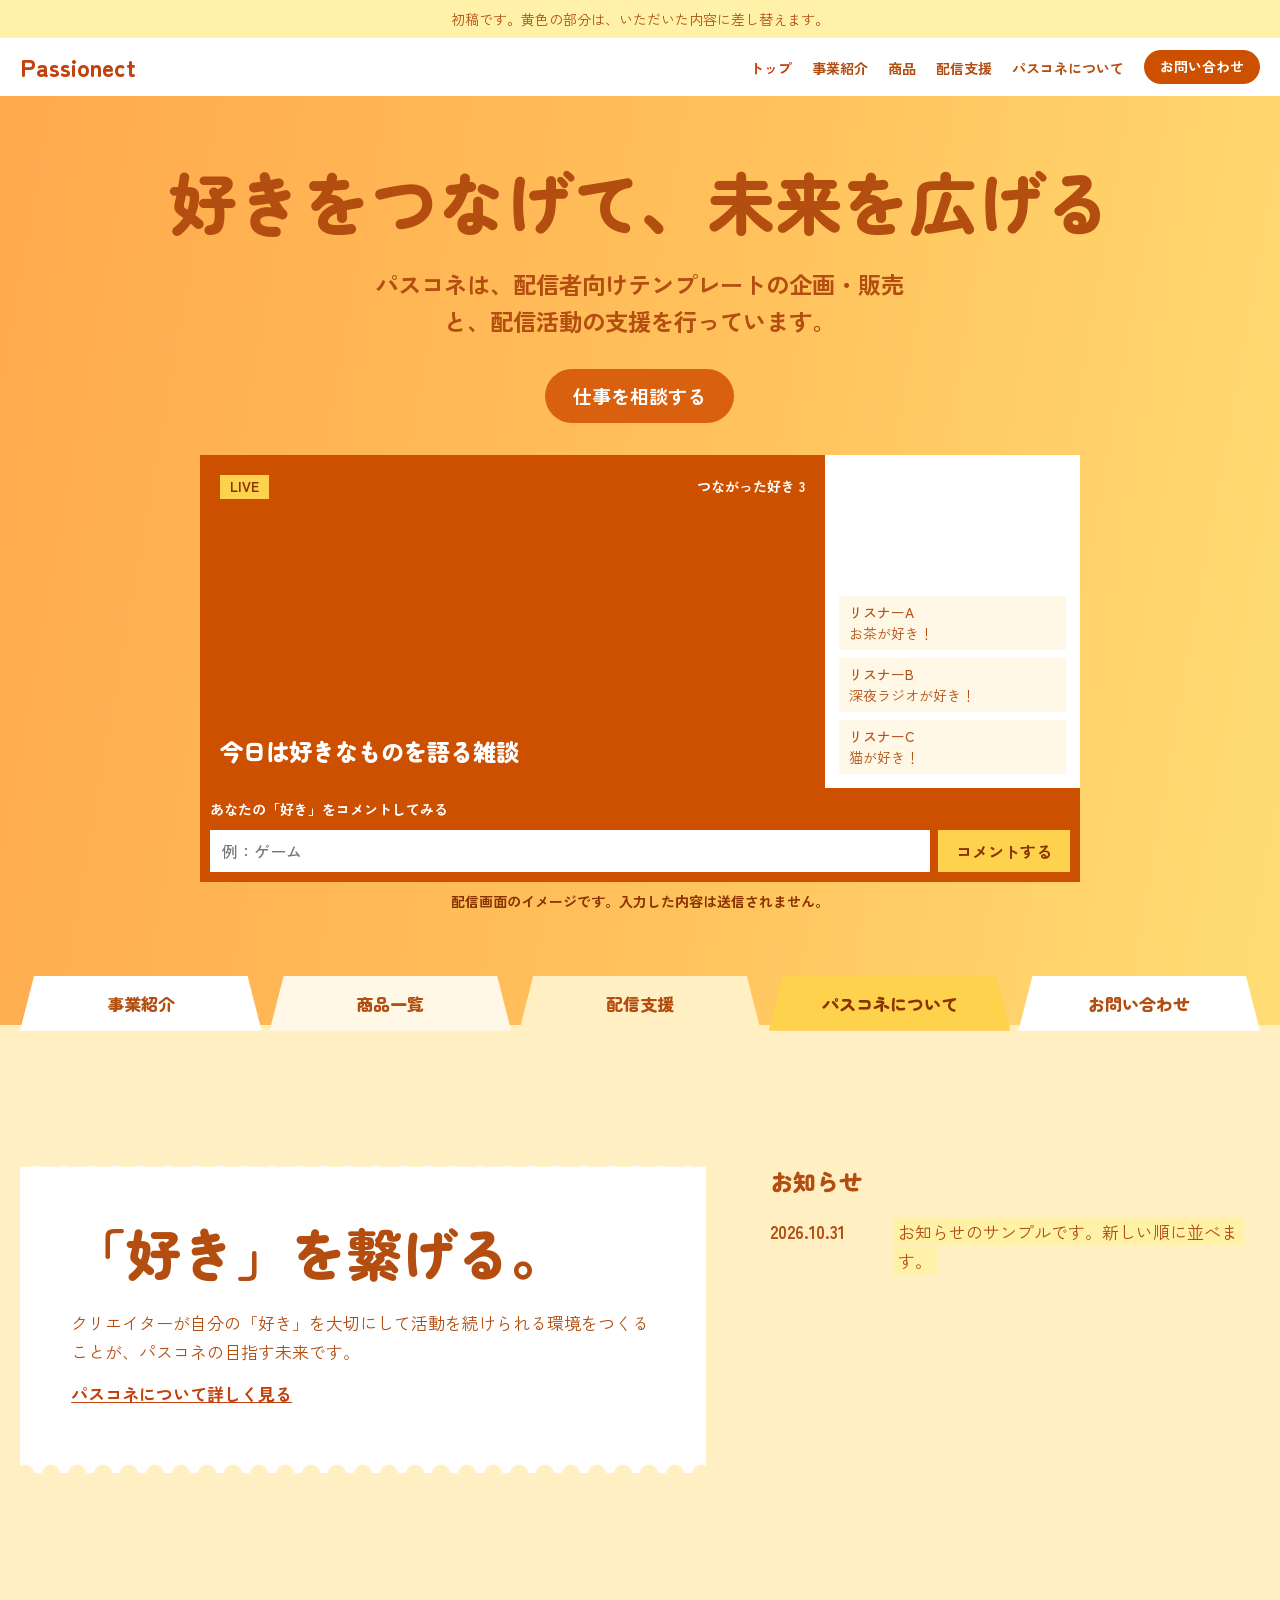
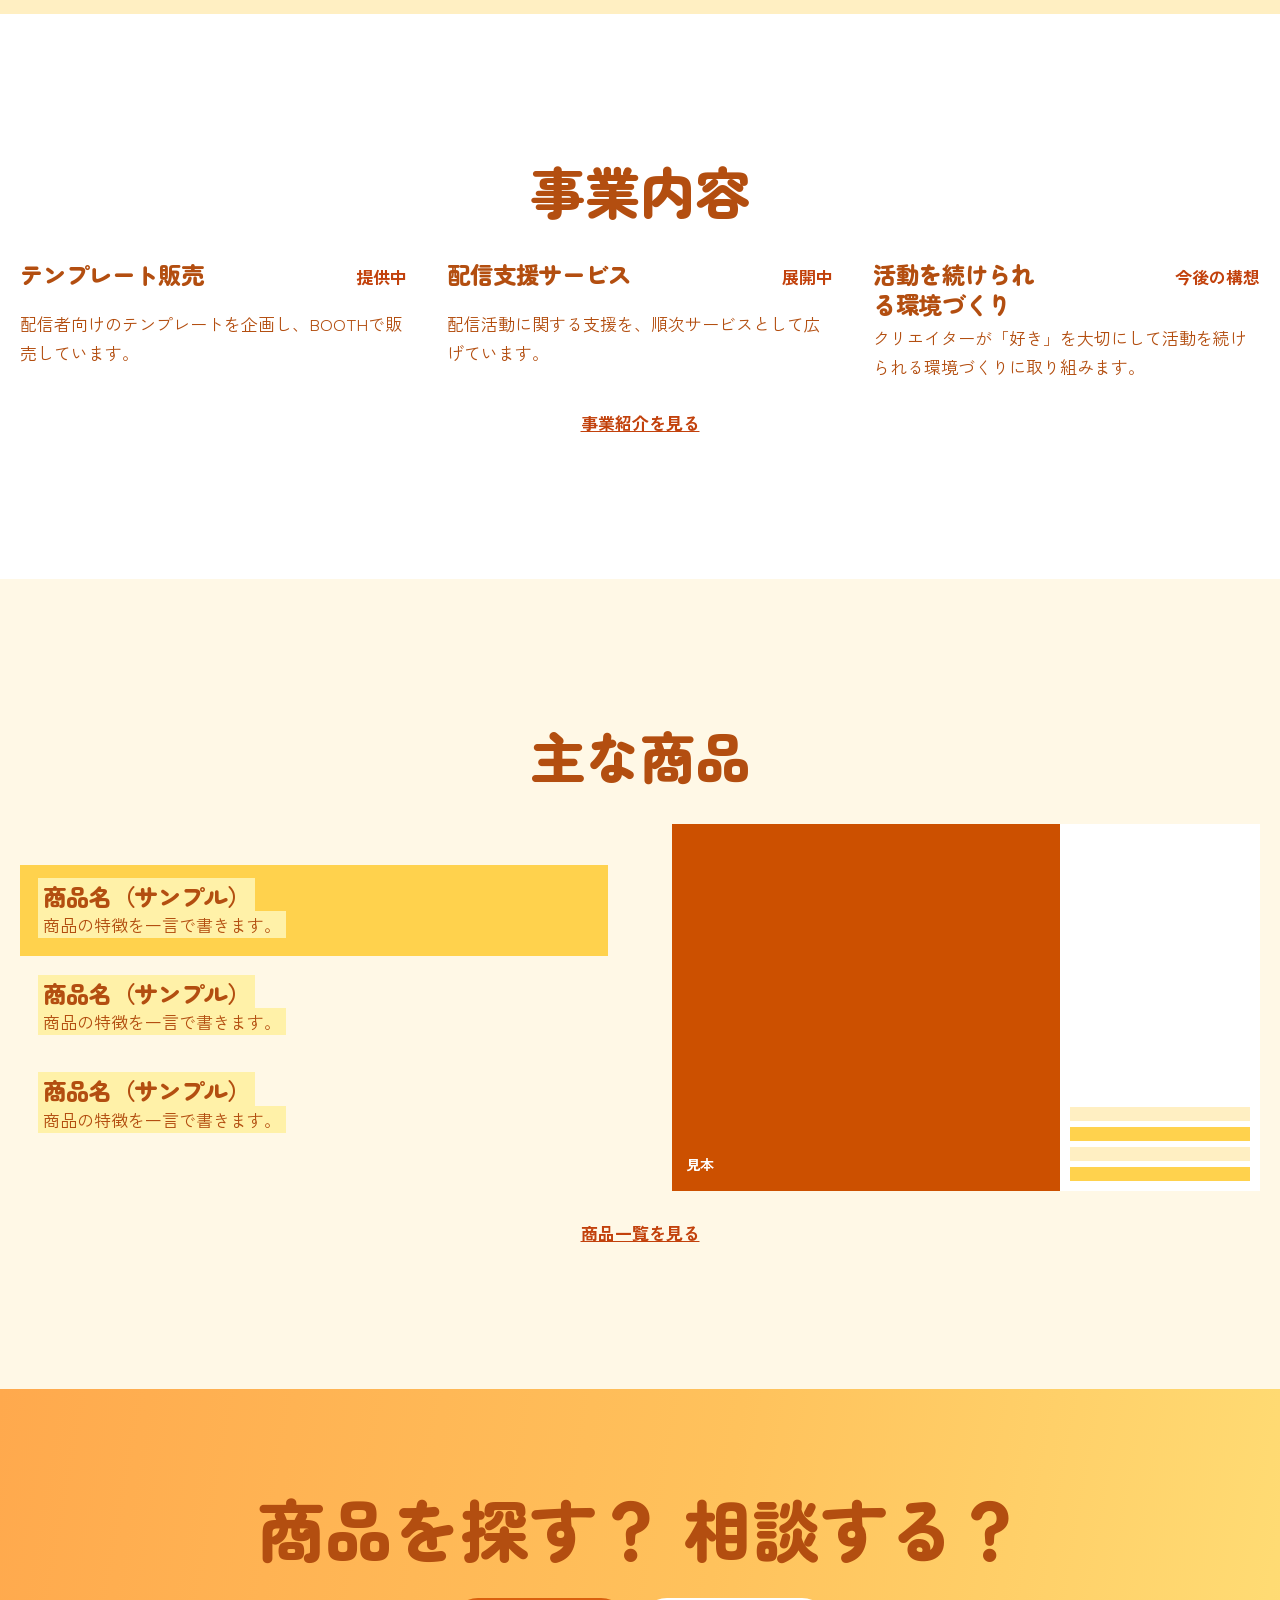
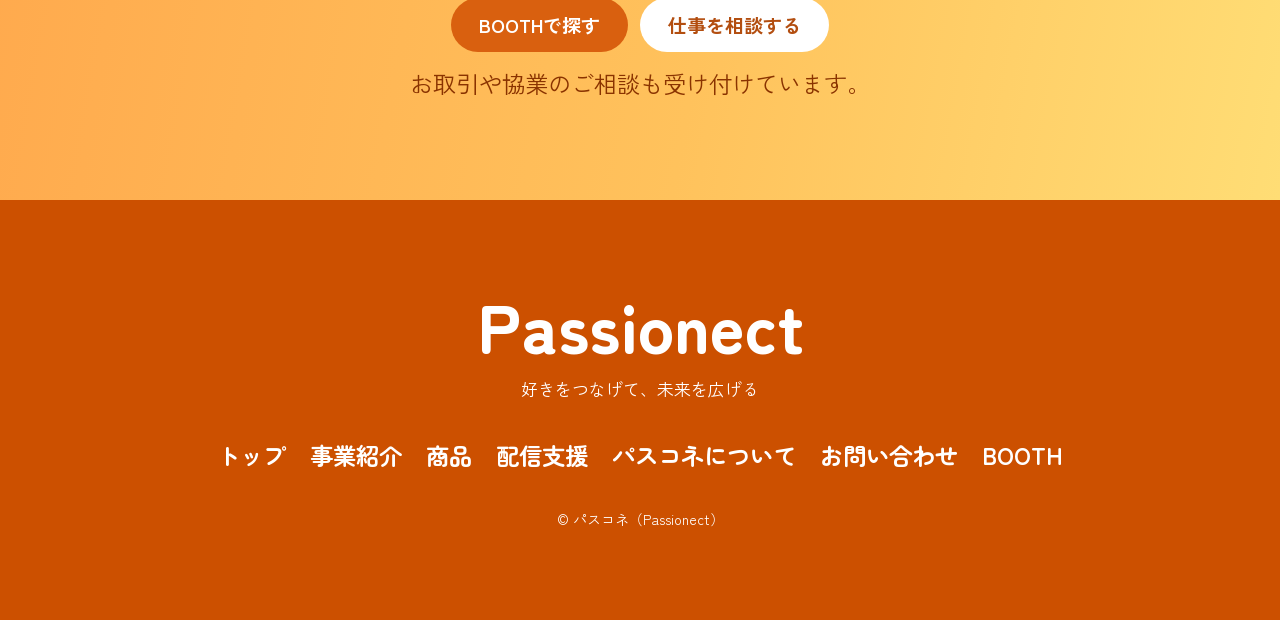
<file: index.html>
<!doctype html>
<html lang="ja">
<head>
<meta charset="utf-8">
<meta name="robots" content="noindex">
<meta name="viewport" content="width=device-width, initial-scale=1, viewport-fit=cover">
<title>パスコネ（Passionect）</title>
<meta name="description" content="好きをつなげて、未来を広げる。パスコネは配信者向けテンプレートの企画・販売と、配信活動の支援を行っています。">
<link rel="preconnect" href="https://fonts.googleapis.com">
<link rel="preconnect" href="https://fonts.gstatic.com" crossorigin>
<link rel="stylesheet" href="https://fonts.googleapis.com/css2?family=Zen+Kaku+Gothic+New:wght@400;500;700&family=Zen+Maru+Gothic:wght@700;900&display=swap">
<link rel="stylesheet" href="assets/site.css">
</head>
<body>
<div id="site-header"></div>

<main>
  <section class="hero">
    <div class="wrap">
      <div class="hero-grid">
        <div>
          <h1><span class="nb">好きをつなげて、</span><span class="nb">未来を広げる</span></h1>
          <p class="lead">パスコネは、配信者向けテンプレートの企画・販売と、配信活動の支援を行っています。</p>
          <a class="btn" href="contact.html">仕事を相談する</a>
        </div>
        <div>
          <div class="stream" data-ui>
            <div class="stream-stage">
              <div class="stream-top">
                <span class="stream-live">LIVE</span>
                <span>つながった好き <span id="stream-count">3</span></span>
              </div>
              <p class="stream-title">今日は好きなものを語る雑談</p>
            </div>
            <ul class="stream-comments" id="stream-comments">
              <li><b>リスナーA</b>お茶が好き！</li>
              <li><b>リスナーB</b>深夜ラジオが好き！</li>
              <li><b>リスナーC</b>猫が好き！</li>
            </ul>
          </div>
          <form class="say" id="say" hidden>
            <label for="say-text">あなたの「好き」をコメントしてみる</label>
            <input id="say-text" type="text" maxlength="16" placeholder="例：ゲーム" autocomplete="off">
            <button type="submit">コメントする</button>
          </form>
          <p class="stream-note">配信画面のイメージです。入力した内容は送信されません。</p>
        </div>
      </div>
      <nav class="tabs" aria-label="ページの切り替え" data-tabs></nav>
    </div>
  </section>

  <section class="band soft">
    <div class="wrap split">
      <div class="sheet">
        <h2 class="creed">「好き」を繋げる。</h2>
        <div class="prose">
          <p>クリエイターが自分の「好き」を大切にして活動を続けられる環境をつくることが、パスコネの目指す未来です。</p>
          <p><a class="link" href="about.html">パスコネについて詳しく見る</a></p>
        </div>
      </div>
      <div class="news">
        <h2>お知らせ</h2>
        <ul data-news></ul>
      </div>
    </div>
  </section>

  <section class="band">
    <div class="wrap">
      <div class="head">
        <h2>事業内容</h2>
      </div>
      <ul class="cards">
        <li class="card">
          <h3>テンプレート販売</h3>
          <span class="status">提供中</span>
          <p>配信者向けのテンプレートを企画し、BOOTHで販売しています。</p>
        </li>
        <li class="card">
          <h3>配信支援サービス</h3>
          <span class="status">展開中</span>
          <p>配信活動に関する支援を、順次サービスとして広げています。</p>
        </li>
        <li class="card">
          <h3>活動を続けられる環境づくり</h3>
          <span class="status">今後の構想</span>
          <p>クリエイターが「好き」を大切にして活動を続けられる環境づくりに取り組みます。</p>
        </li>
      </ul>
      <p class="more"><a class="link" href="business.html">事業紹介を見る</a></p>
    </div>
  </section>

  <section class="band tint">
    <div class="wrap">
      <div class="head">
        <h2>主な商品</h2>
      </div>
      <div class="product-index" data-product-index></div>
      <p class="more"><a class="link" href="products.html">商品一覧を見る</a></p>
    </div>
  </section>

  <section class="cta">
    <div class="wrap">
      <h2><span class="nb">商品を探す？</span> <span class="nb">相談する？</span></h2>
      <div class="actions">
        <a class="btn" data-booth href="https://booth.pm/" target="_blank" rel="noopener">BOOTHで探す</a>
        <a class="btn alt" href="contact.html">仕事を相談する</a>
      </div>
      <p>お取引や協業のご相談も受け付けています。</p>
    </div>
  </section>
</main>

<div id="site-footer"></div>
<script src="assets/site.js"></script>
</body>
</html>
</file>
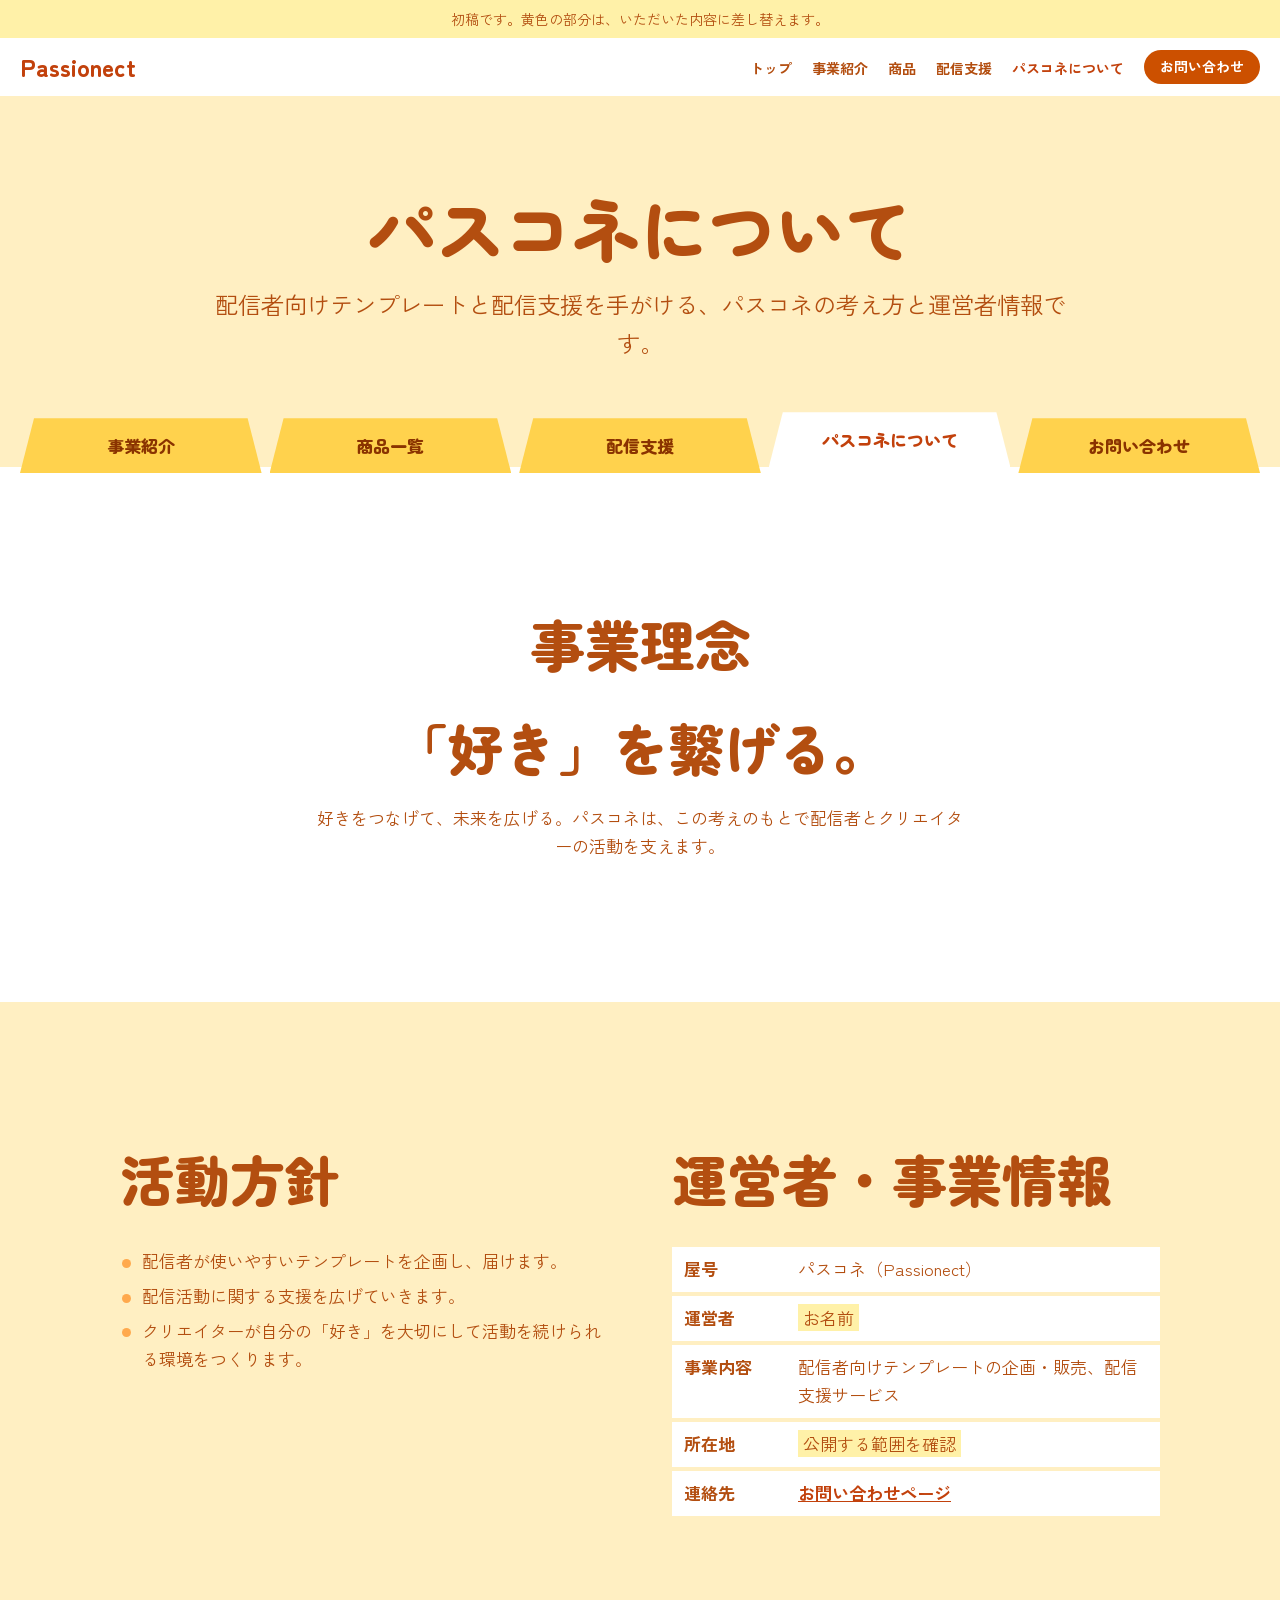
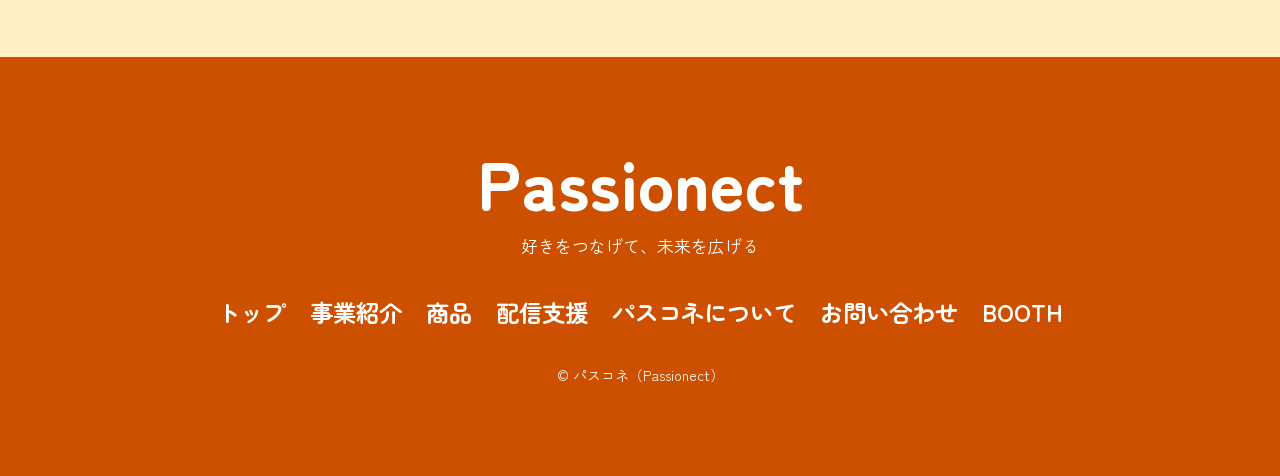
<file: about.html>
<!doctype html>
<html lang="ja">
<head>
<meta charset="utf-8">
<meta name="robots" content="noindex">
<meta name="viewport" content="width=device-width, initial-scale=1, viewport-fit=cover">
<title>パスコネについて | パスコネ（Passionect）</title>
<meta name="description" content="パスコネの事業理念、活動方針、運営者情報をご紹介します。">
<link rel="preconnect" href="https://fonts.googleapis.com">
<link rel="preconnect" href="https://fonts.gstatic.com" crossorigin>
<link rel="stylesheet" href="https://fonts.googleapis.com/css2?family=Zen+Kaku+Gothic+New:wght@400;500;700&family=Zen+Maru+Gothic:wght@700;900&display=swap">
<link rel="stylesheet" href="assets/site.css">
</head>
<body>
<div id="site-header"></div>

<main>
  <div class="page-head">
    <div class="wrap">
      <h1>パスコネについて</h1>
      <p>配信者向けテンプレートと配信支援を手がける、パスコネの考え方と運営者情報です。</p>
    </div>
  </div>

  <section class="band">
    <div class="wrap">
      <div class="head">
        <h2>事業理念</h2>
      </div>
      <p class="creed">「好き」を繋げる。</p>
      <div class="prose space-top">
        <p>好きをつなげて、未来を広げる。パスコネは、この考えのもとで配信者とクリエイターの活動を支えます。</p>
      </div>
    </div>
  </section>

  <section class="band soft">
    <div class="wrap two">
      <div>
        <div class="head">
          <h2>活動方針</h2>
        </div>
        <ul class="bullets">
          <li>配信者が使いやすいテンプレートを企画し、届けます。</li>
          <li>配信活動に関する支援を広げていきます。</li>
          <li>クリエイターが自分の「好き」を大切にして活動を続けられる環境をつくります。</li>
        </ul>
      </div>
      <div>
        <div class="head">
          <h2>運営者・事業情報</h2>
        </div>
        <dl class="facts">
          <div><dt>屋号</dt><dd>パスコネ（Passionect）</dd></div>
          <div><dt>運営者</dt><dd><span class="ph">お名前</span></dd></div>
          <div><dt>事業内容</dt><dd>配信者向けテンプレートの企画・販売、配信支援サービス</dd></div>
          <div><dt>所在地</dt><dd><span class="ph">公開する範囲を確認</span></dd></div>
          <div><dt>連絡先</dt><dd><a class="link" href="contact.html">お問い合わせページ</a></dd></div>
        </dl>
      </div>
    </div>
  </section>
</main>

<div id="site-footer"></div>
<script src="assets/site.js"></script>
</body>
</html>
</file>
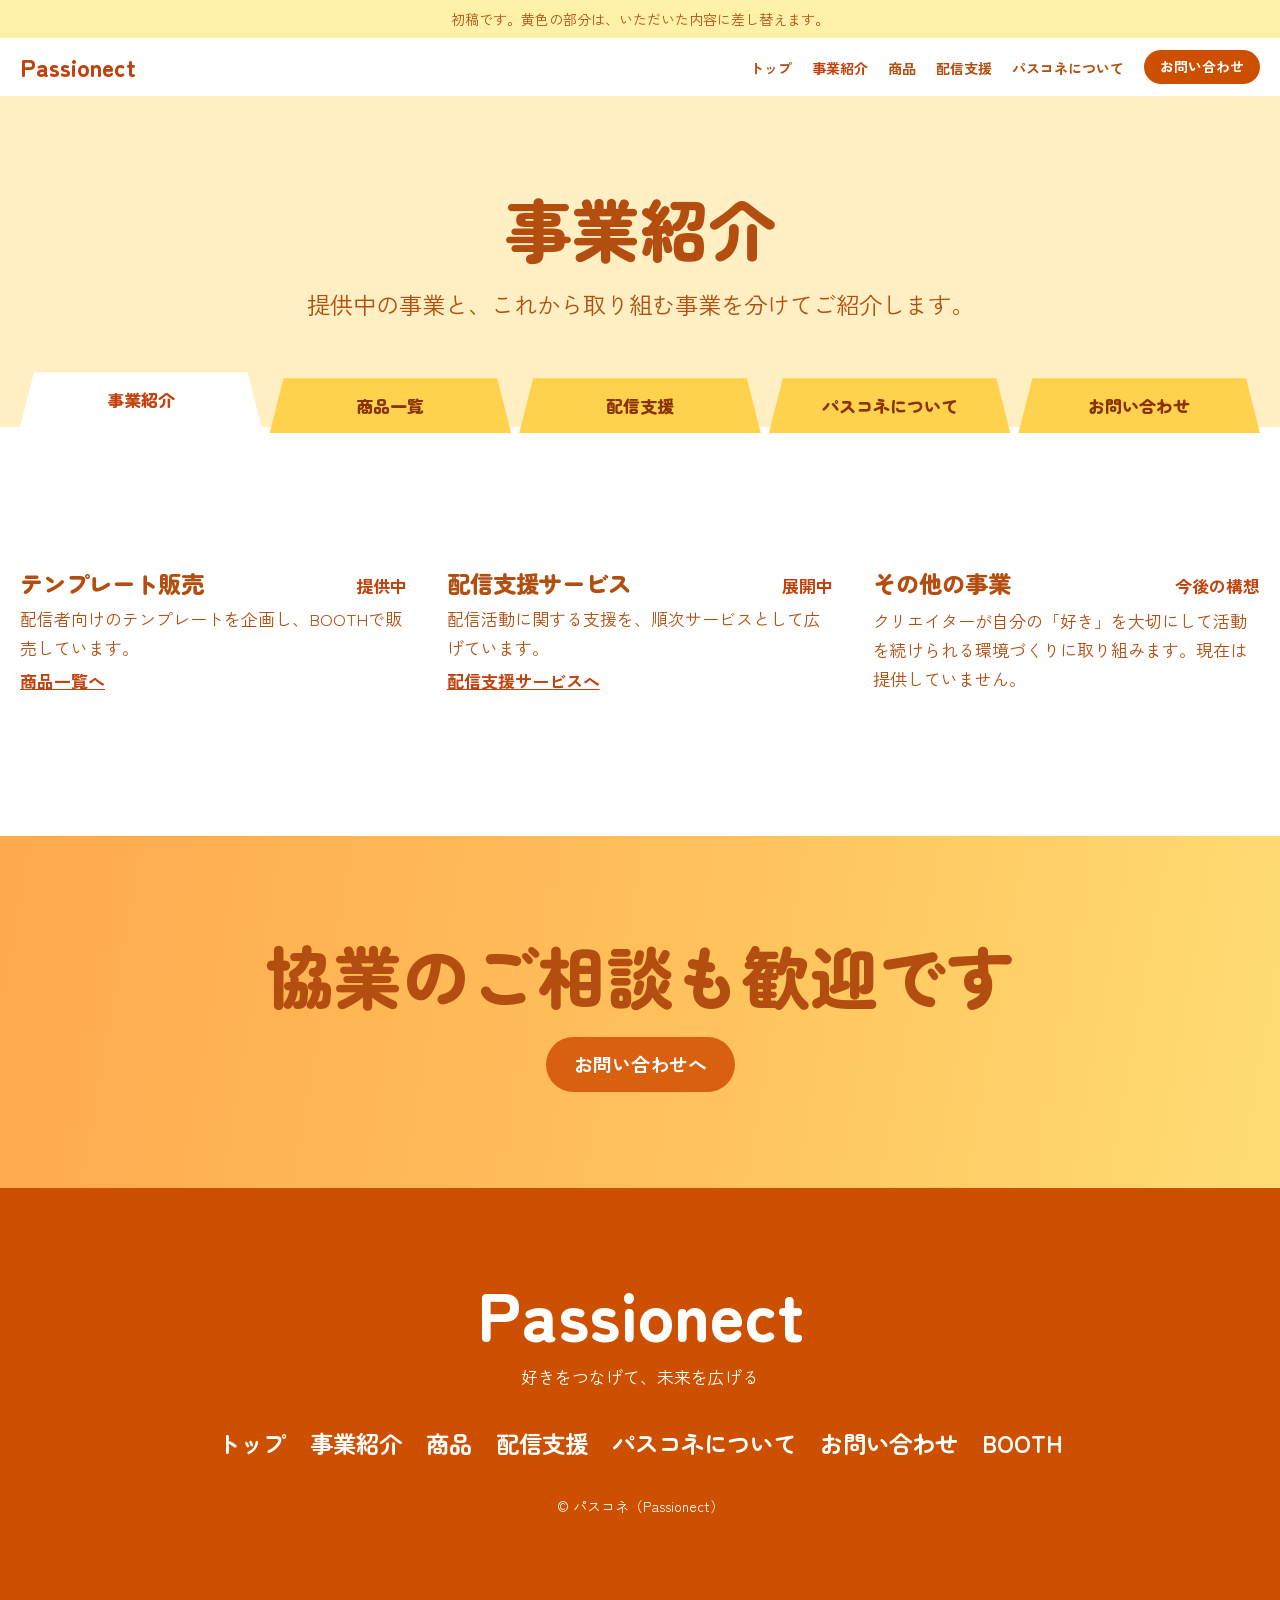
<file: business.html>
<!doctype html>
<html lang="ja">
<head>
<meta charset="utf-8">
<meta name="robots" content="noindex">
<meta name="viewport" content="width=device-width, initial-scale=1, viewport-fit=cover">
<title>事業紹介 | パスコネ（Passionect）</title>
<meta name="description" content="パスコネの事業内容です。配信者向けテンプレートの販売、配信支援サービス、今後の取り組みをご紹介します。">
<link rel="preconnect" href="https://fonts.googleapis.com">
<link rel="preconnect" href="https://fonts.gstatic.com" crossorigin>
<link rel="stylesheet" href="https://fonts.googleapis.com/css2?family=Zen+Kaku+Gothic+New:wght@400;500;700&family=Zen+Maru+Gothic:wght@700;900&display=swap">
<link rel="stylesheet" href="assets/site.css">
</head>
<body>
<div id="site-header"></div>

<main>
  <div class="page-head">
    <div class="wrap">
      <h1>事業紹介</h1>
      <p>提供中の事業と、これから取り組む事業を分けてご紹介します。</p>
    </div>
  </div>

  <section class="band">
    <div class="wrap">
      <ul class="cards">
        <li class="card">
          
          <h3>テンプレート販売</h3>
          <span class="status">提供中</span>
          <p>配信者向けのテンプレートを企画し、BOOTHで販売しています。</p>
          <p><a class="link" href="products.html">商品一覧へ</a></p>
        </li>
        <li class="card">
          
          <h3>配信支援サービス</h3>
          <span class="status">展開中</span>
          <p>配信活動に関する支援を、順次サービスとして広げています。</p>
          <p><a class="link" href="support.html">配信支援サービスへ</a></p>
        </li>
        <li class="card">
          
          <h3>その他の事業</h3>
          <span class="status">今後の構想</span>
          <p>クリエイターが自分の「好き」を大切にして活動を続けられる環境づくりに取り組みます。現在は提供していません。</p>
        </li>
      </ul>
    </div>
  </section>

  <section class="band cta">
    <div class="wrap cta-box">
      <div>
        <h2>協業のご相談も歓迎です</h2>
      </div>
      <a class="btn" href="contact.html">お問い合わせへ</a>
    </div>
  </section>
</main>

<div id="site-footer"></div>
<script src="assets/site.js"></script>
</body>
</html>
</file>
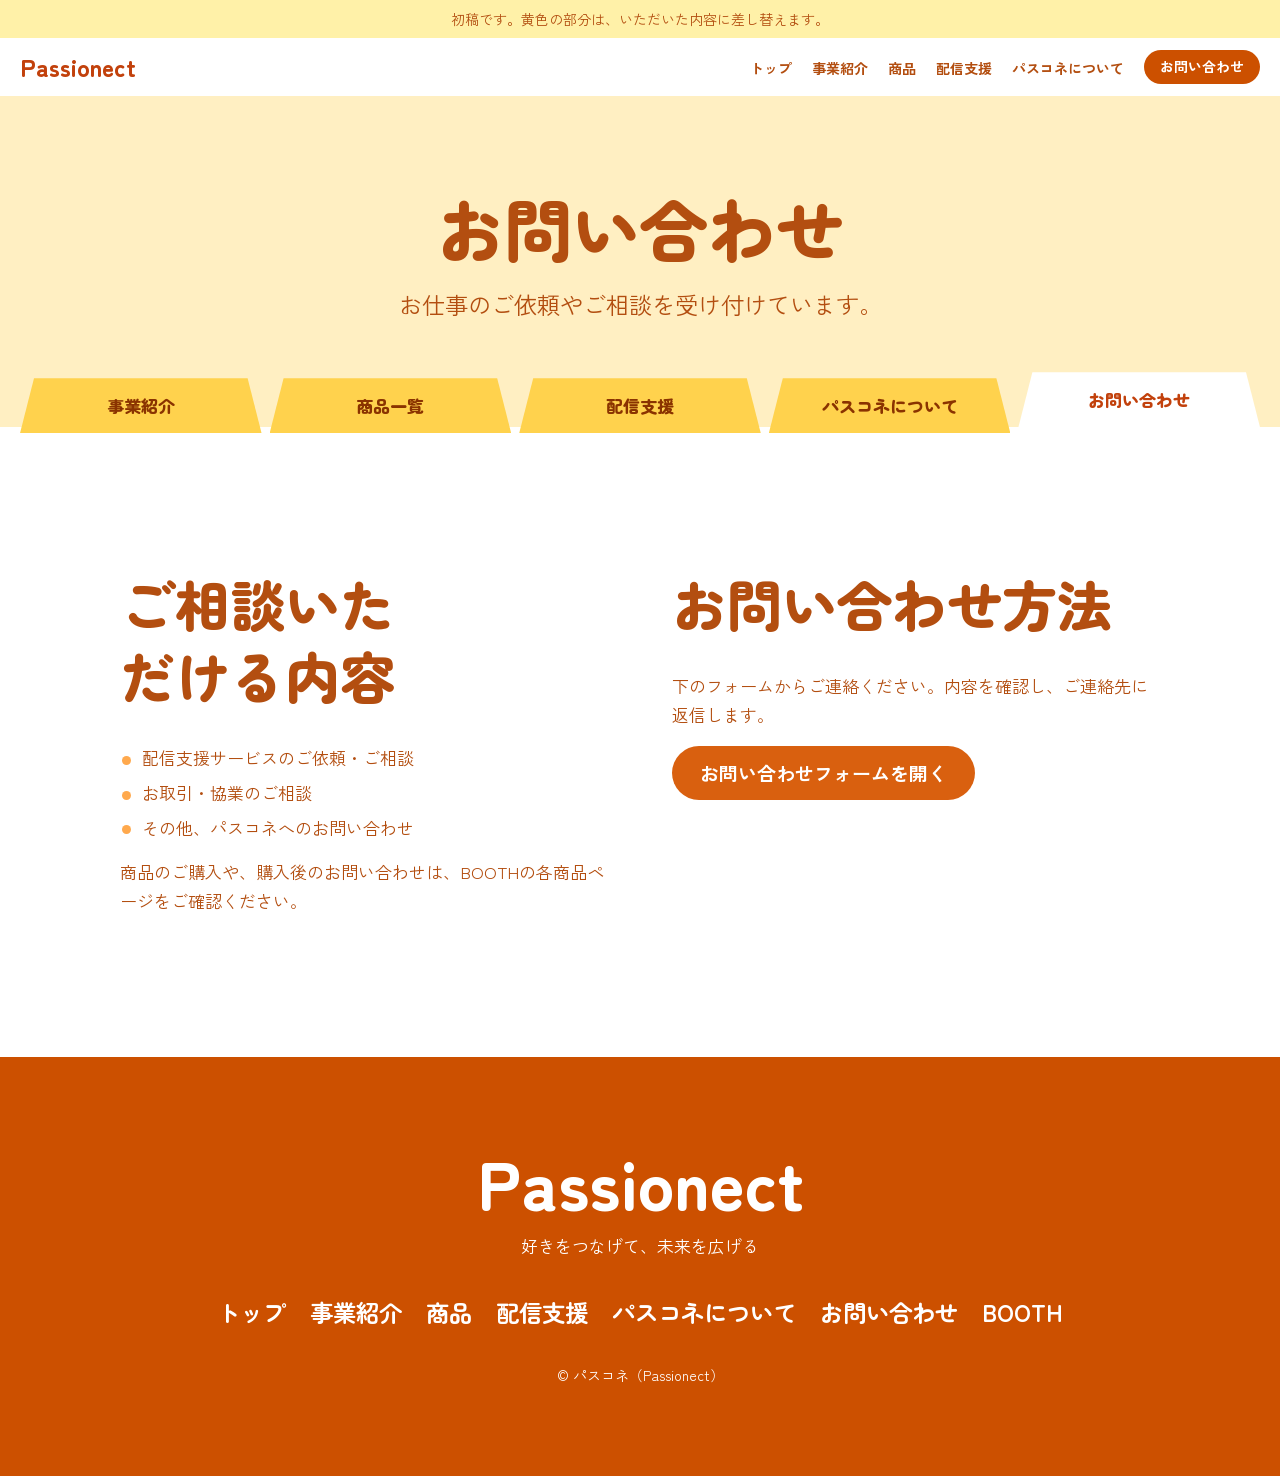
<file: contact.html>
<!doctype html>
<html lang="ja">
<head>
<meta charset="utf-8">
<meta name="robots" content="noindex">
<meta name="viewport" content="width=device-width, initial-scale=1, viewport-fit=cover">
<title>お問い合わせ | パスコネ（Passionect）</title>
<meta name="description" content="パスコネへのお仕事のご依頼・ご相談はこちらから受け付けています。">
<link rel="preconnect" href="https://fonts.googleapis.com">
<link rel="preconnect" href="https://fonts.gstatic.com" crossorigin>
<link rel="stylesheet" href="https://fonts.googleapis.com/css2?family=Zen+Kaku+Gothic+New:wght@400;500;700&family=Zen+Maru+Gothic:wght@700;900&display=swap">
<link rel="stylesheet" href="assets/site.css">
</head>
<body>
<div id="site-header"></div>

<main>
  <div class="page-head">
    <div class="wrap">
      <h1>お問い合わせ</h1>
      <p>お仕事のご依頼やご相談を受け付けています。</p>
    </div>
  </div>

  <section class="band">
    <div class="wrap two">
      <div>
        <div class="head">
          <h2>ご相談いただける内容</h2>
        </div>
        <ul class="bullets">
          <li>配信支援サービスのご依頼・ご相談</li>
          <li>お取引・協業のご相談</li>
          <li>その他、パスコネへのお問い合わせ</li>
        </ul>
        <div class="prose space-top">
          <p>商品のご購入や、購入後のお問い合わせは、BOOTHの各商品ページをご確認ください。</p>
        </div>
      </div>
      <div>
        <div class="head">
          <h2>お問い合わせ方法</h2>
        </div>
        <p>下のフォームからご連絡ください。内容を確認し、ご連絡先に返信します。</p>
        <p class="space-top"><button class="btn" id="form-open" type="button">お問い合わせフォームを開く</button></p>
        <p id="form-note" hidden>フォームは準備中です。公開時にここからフォームが開きます。</p>
      </div>
    </div>
  </section>
</main>

<div id="site-footer"></div>
<script src="assets/site.js"></script>
</body>
</html>
</file>
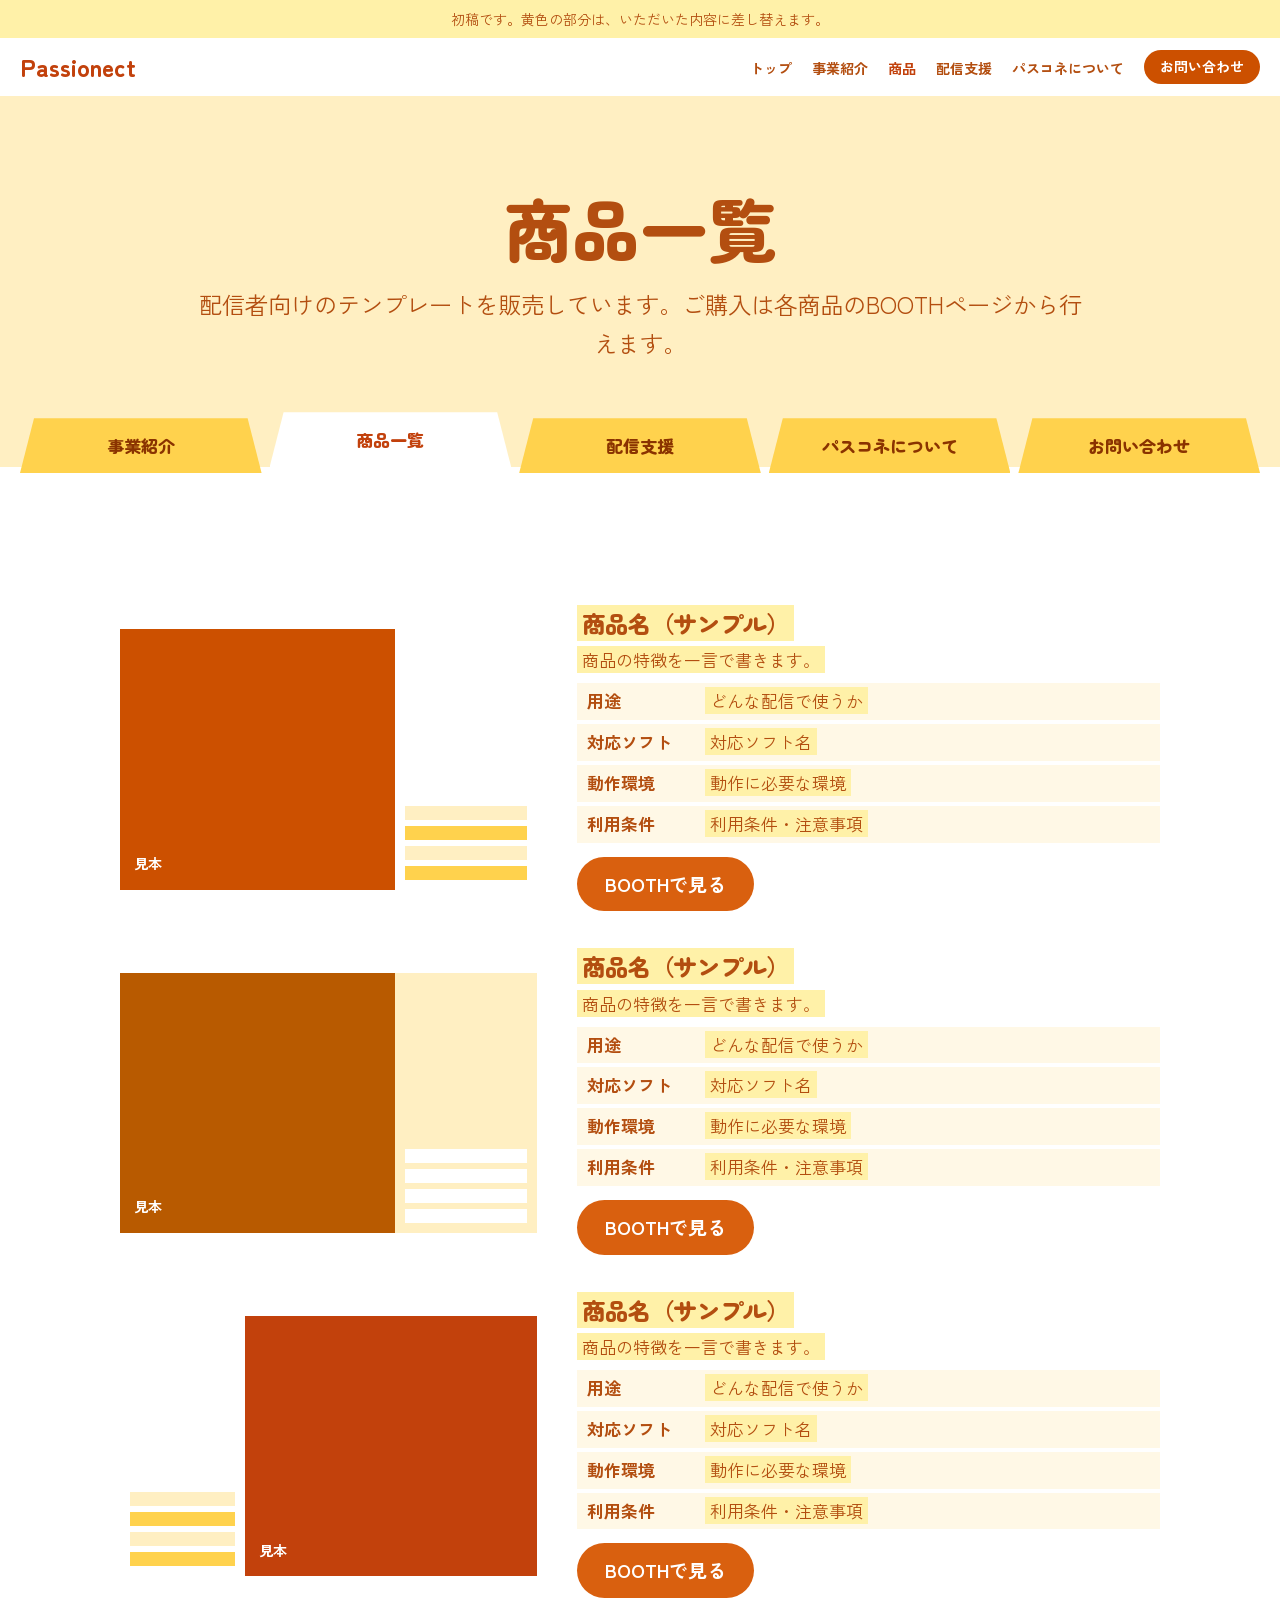
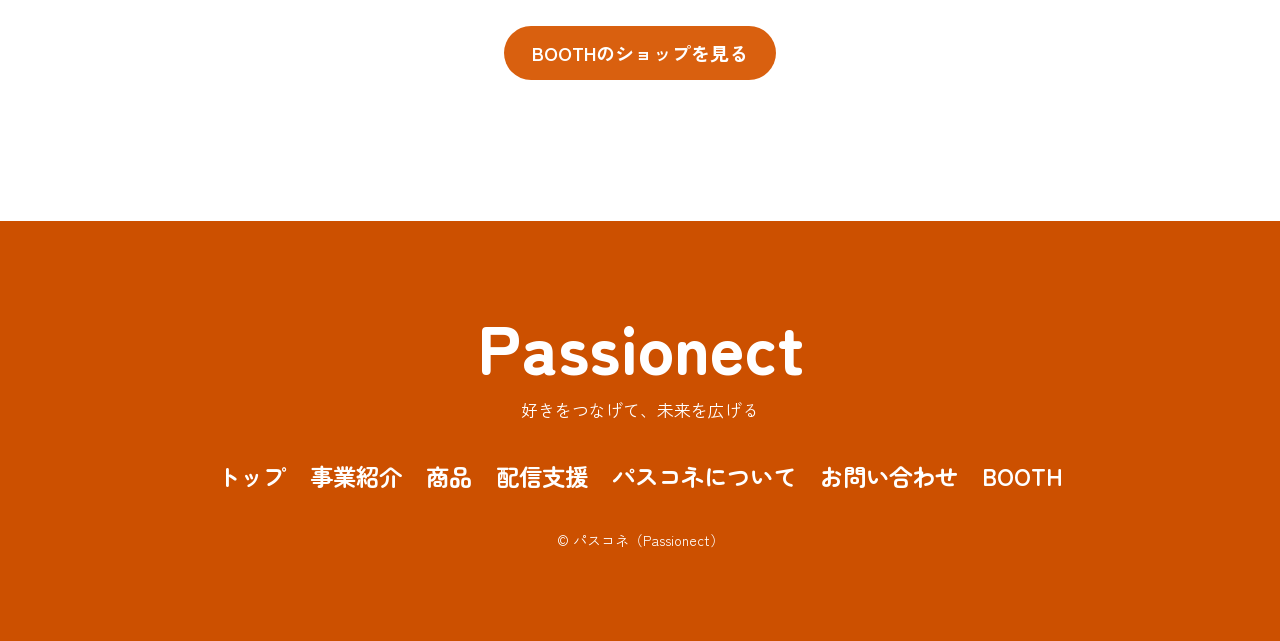
<file: products.html>
<!doctype html>
<html lang="ja">
<head>
<meta charset="utf-8">
<meta name="robots" content="noindex">
<meta name="viewport" content="width=device-width, initial-scale=1, viewport-fit=cover">
<title>商品一覧 | パスコネ（Passionect）</title>
<meta name="description" content="パスコネの配信者向けテンプレート商品の一覧です。ご購入はBOOTHから行えます。">
<link rel="preconnect" href="https://fonts.googleapis.com">
<link rel="preconnect" href="https://fonts.gstatic.com" crossorigin>
<link rel="stylesheet" href="https://fonts.googleapis.com/css2?family=Zen+Kaku+Gothic+New:wght@400;500;700&family=Zen+Maru+Gothic:wght@700;900&display=swap">
<link rel="stylesheet" href="assets/site.css">
</head>
<body>
<div id="site-header"></div>

<main>
  <div class="page-head">
    <div class="wrap">
      <h1>商品一覧</h1>
      <p>配信者向けのテンプレートを販売しています。ご購入は各商品のBOOTHページから行えます。</p>
    </div>
  </div>

  <section class="band">
    <div class="wrap">
      <!-- 商品は data/products.json に1件足すと増える -->
      <ul class="product-list" data-products></ul>
      <div class="more actions">
        <a class="btn" data-booth href="https://booth.pm/" target="_blank" rel="noopener">BOOTHのショップを見る</a>
      </div>
    </div>
  </section>
</main>

<div id="site-footer"></div>
<script src="assets/site.js"></script>
</body>
</html>
</file>
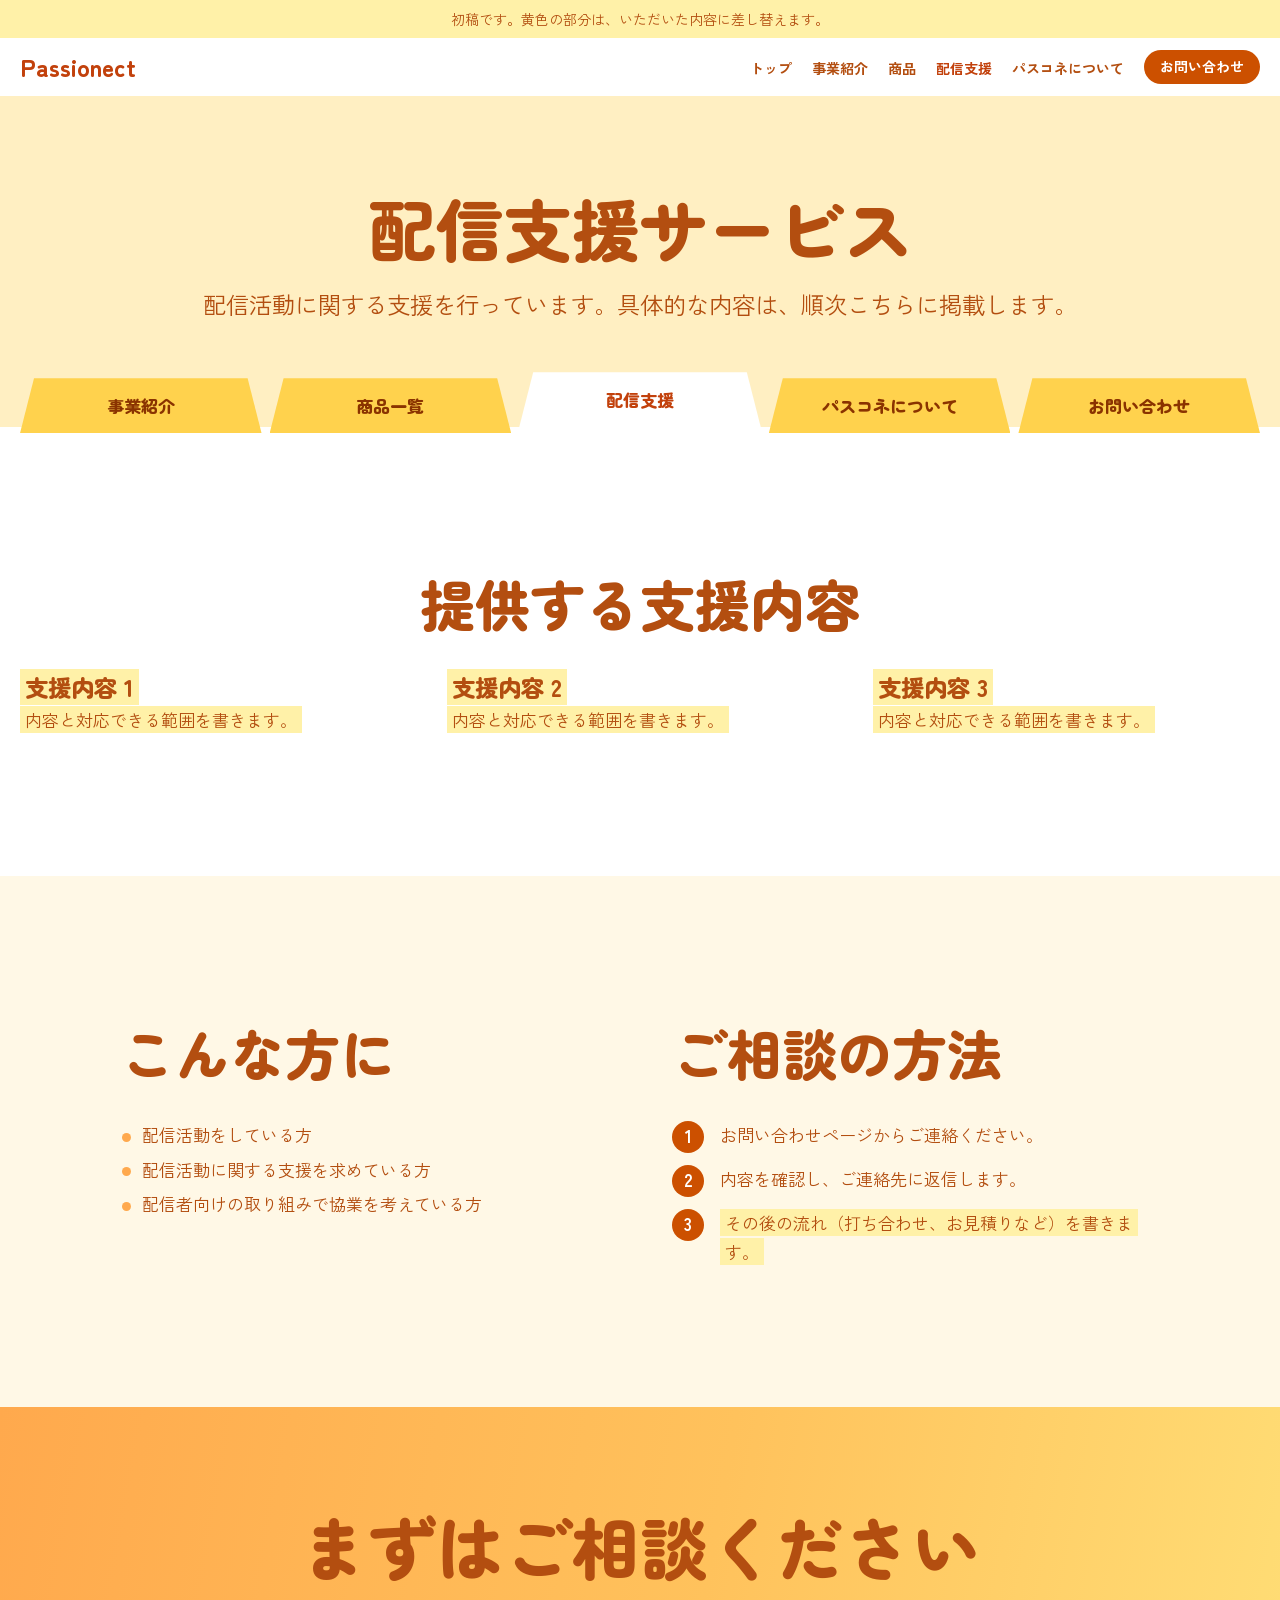
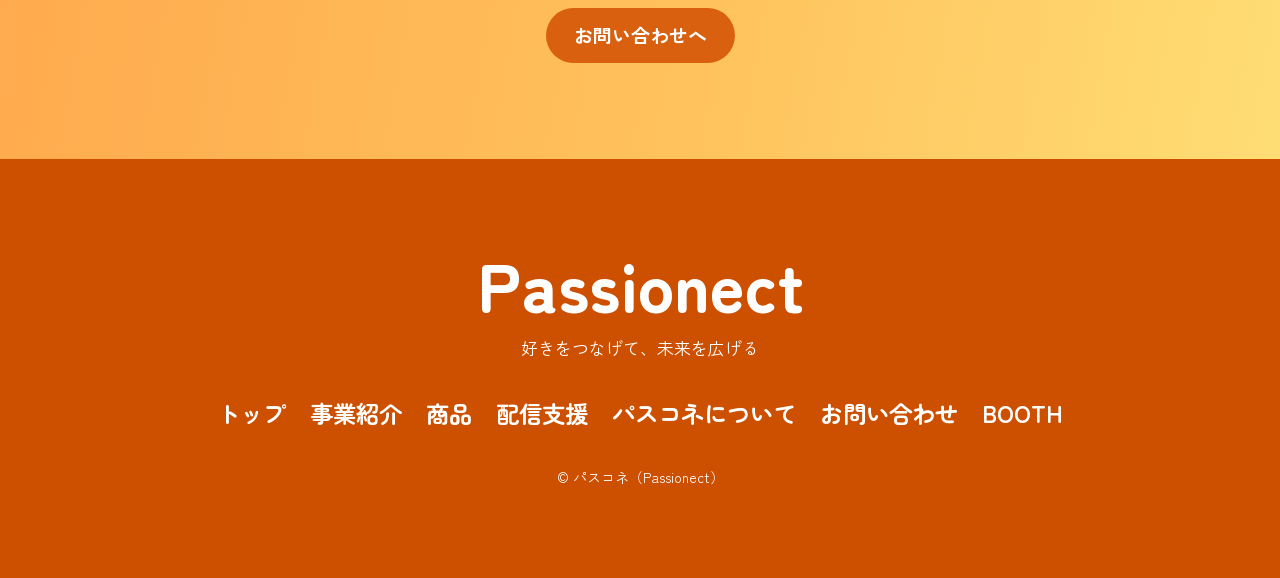
<file: support.html>
<!doctype html>
<html lang="ja">
<head>
<meta charset="utf-8">
<meta name="robots" content="noindex">
<meta name="viewport" content="width=device-width, initial-scale=1, viewport-fit=cover">
<title>配信支援サービス | パスコネ（Passionect）</title>
<meta name="description" content="パスコネの配信支援サービスの内容、対象となる方、ご相談の方法をご案内します。">
<link rel="preconnect" href="https://fonts.googleapis.com">
<link rel="preconnect" href="https://fonts.gstatic.com" crossorigin>
<link rel="stylesheet" href="https://fonts.googleapis.com/css2?family=Zen+Kaku+Gothic+New:wght@400;500;700&family=Zen+Maru+Gothic:wght@700;900&display=swap">
<link rel="stylesheet" href="assets/site.css">
</head>
<body>
<div id="site-header"></div>

<main>
  <div class="page-head">
    <div class="wrap">
      <h1>配信支援サービス</h1>
      <p>配信活動に関する支援を行っています。具体的な内容は、順次こちらに掲載します。</p>
    </div>
  </div>

  <section class="band">
    <div class="wrap">
      <div class="head">
        <h2>提供する支援内容</h2>
      </div>
      <ul class="cards">
        <li class="card">
          <h3><span class="ph">支援内容 1</span></h3>
          <p><span class="ph">内容と対応できる範囲を書きます。</span></p>
        </li>
        <li class="card">
          <h3><span class="ph">支援内容 2</span></h3>
          <p><span class="ph">内容と対応できる範囲を書きます。</span></p>
        </li>
        <li class="card">
          <h3><span class="ph">支援内容 3</span></h3>
          <p><span class="ph">内容と対応できる範囲を書きます。</span></p>
        </li>
      </ul>
    </div>
  </section>

  <section class="band tint">
    <div class="wrap two">
      <div>
        <div class="head">
          <h2>こんな方に</h2>
        </div>
        <ul class="bullets">
          <li>配信活動をしている方</li>
          <li>配信活動に関する支援を求めている方</li>
          <li>配信者向けの取り組みで協業を考えている方</li>
        </ul>
      </div>
      <div>
        <div class="head">
          <h2>ご相談の方法</h2>
        </div>
        <ol class="steps">
          <li><span>お問い合わせページからご連絡ください。</span></li>
          <li><span>内容を確認し、ご連絡先に返信します。</span></li>
          <li><span><span class="ph">その後の流れ（打ち合わせ、お見積りなど）を書きます。</span></span></li>
        </ol>
      </div>
    </div>
  </section>

  <section class="band cta">
    <div class="wrap cta-box">
      <div>
        <h2>まずはご相談ください</h2>
      </div>
      <a class="btn" href="contact.html">お問い合わせへ</a>
    </div>
  </section>
</main>

<div id="site-footer"></div>
<script src="assets/site.js"></script>
</body>
</html>
</file>
<file: assets/site.css>
/* Layout: 配信画面そのものを主役に置く。橙から黄の広い面に白い配信画面を載せ、下の項目は紙の帳票や一覧表として並べる。
   配色の変更は :root だけで済む。グラデーションは依頼主の希望で、ヒーローと締めの面にだけ使う */
:root {
  --field: linear-gradient(100deg, #FFA94D, #FFC25C 55%, #FFDD75); /* taste-skill-ignore */
  --sun: #FFA94D;
  --yellow: #FFD24D;
  --soft: #FFEFC2;
  --tone: #FFF8E6;
  --paper: #FFFFFF;
  --ink: #B34E10;        /* 文字。白地と淡い面の上で読める濃いオレンジ */
  --ink-strong: #8A3300; /* グラデーションの上に置く小さい文字 */
  --ink-soft: #B3541E;
  --accent: #C2410C;
  --deep: #CC5000;       /* 白文字を載せる面 */
  --deep-2: #B85A00;     /* 商品見本の2枚目の地 */
  --button: #D9600F;     /* ボタンの地。白文字は19pxの太字で3:1以上 */
  --note: #FFF1A8;
  --display: "Zen Maru Gothic", "Hiragino Maru Gothic ProN", "Yu Gothic", sans-serif;
  --body: "Zen Kaku Gothic New", "Hiragino Kaku Gothic ProN", "Yu Gothic", sans-serif;
  --step-small: 14px;
  --step-body: clamp(16px, 15.5px + .15vw, 17px);
  --step-lead: clamp(19px, 17px + .5vw, 24px);
  --step-head: clamp(30px, 22px + 2.6vw, 56px);
  --step-display: clamp(42px, 5.4vw, 68px);
  --gutter-l: max(20px, env(safe-area-inset-left, 0px));
  --gutter-r: max(20px, env(safe-area-inset-right, 0px));
}
* { box-sizing: border-box; }
html { scroll-behavior: smooth; }
body {
  margin: 0;
  background: var(--paper);
  color: var(--ink);
  font-family: var(--body);
  font-size: var(--step-body);
  line-height: 1.7;
}
body::before {
  content: "";
  position: fixed;
  inset: 0 0 auto;
  height: env(safe-area-inset-top, 0px);
  z-index: 10;
  background: var(--paper);
}
h1, h2, h3, h4, p, ul, ol, dl, dd { margin: 0; padding: 0; }
ul, ol { list-style: none; }
h1, h2, h3, h4 { font-family: var(--display); font-weight: 900; text-wrap: balance; line-height: 1.3; }
a { color: inherit; }
a:focus-visible, button:focus-visible, input:focus-visible { outline: 3px solid var(--ink); outline-offset: 3px; }
img { max-width: 100%; display: block; }

.wrap { max-width: 1280px; margin-inline: auto; padding-left: var(--gutter-l); padding-right: var(--gutter-r); }
.band { padding-block: clamp(64px, 11vw, 150px); }
.band.tint { background: var(--tone); }
.band.soft { background: var(--soft); }
.head { margin-bottom: 32px; }
.head h2 { font-size: var(--step-head); }
.nb { display: inline-block; }
.prose { display: grid; gap: 14px; max-width: 38em; }
.more { margin-top: 28px; }
.link { font-weight: 700; color: var(--accent); }

/* 差し替え待ちの箇所。納品時はこのクラスを外す */
.ph { background: var(--note); color: var(--ink); padding: 1px 5px; -webkit-box-decoration-break: clone; box-decoration-break: clone; }
.draft { background: var(--note); font-size: var(--step-small); line-height: 1.6; padding-block: 8px; }

.site-head {
  position: sticky;
  top: env(safe-area-inset-top, 0px);
  z-index: 5;
  background: var(--paper);
}
.site-head .wrap { display: flex; flex-wrap: wrap; align-items: center; justify-content: space-between; gap: 4px 24px; padding-block: 12px; }
/* 正式ロゴが届いたら、site.jsのwordmarkをimgに置き換える */
.brand { font-family: var(--display); font-weight: 900; font-size: var(--step-lead); line-height: 1.4; text-decoration: none; color: var(--accent); }
.site-nav ul { display: flex; flex-wrap: wrap; align-items: center; gap: 2px 20px; }
.site-nav a { font-size: var(--step-small); font-weight: 700; text-decoration: none; transition: color .15s ease; }
.site-nav a:hover, .site-nav a[aria-current] { color: var(--accent); }
.site-nav .nav-cta { display: inline-block; padding: 5px 16px; border-radius: 999px; background: var(--deep); color: var(--paper); }
.site-nav .nav-cta:hover, .site-nav .nav-cta[aria-current] { color: var(--paper); }

.btn {
  display: inline-block;
  border: 0;
  border-radius: 999px;
  padding: 13px 28px;
  background: var(--button);
  color: var(--paper);
  font: 700 19px/1.5 var(--body);
  text-decoration: none;
  cursor: pointer;
  transition: transform .15s ease;
}
.btn:hover { transform: translateY(-2px); }
.btn:active { transform: translateY(1px); }
.btn.alt { background: var(--paper); color: var(--ink); }
.actions { display: flex; flex-wrap: wrap; gap: 12px; }

/* ヒーロー: 配信画面が主役。下端にファイルのタブを並べる */
.hero { background: var(--field); padding-top: clamp(32px, 5vw, 64px); }
.hero-grid { display: grid; grid-template-columns: minmax(0, 1fr) minmax(0, 1fr); align-items: center; gap: 32px 48px; }
.hero h1 { font-size: var(--step-display); line-height: 1.2; letter-spacing: -.01em; }
.hero .lead { font-size: var(--step-lead); font-weight: 700; line-height: 1.6; margin-block: 24px 28px; max-width: 24em; }

.stream { display: grid; grid-template-columns: minmax(0, 1fr) minmax(0, 15em); background: var(--paper); color: var(--ink); }
.stream-stage { position: relative; display: grid; align-content: space-between; gap: 40px; min-height: clamp(260px, 26vw, 380px); padding: 20px; background: var(--deep); color: var(--paper); }
.stream-top { display: flex; justify-content: space-between; gap: 12px; font-size: var(--step-small); font-weight: 700; }
.stream-live { padding: 0 10px; background: var(--yellow); color: var(--ink); }
.stream-title { font-family: var(--display); font-weight: 900; font-size: var(--step-lead); line-height: 1.4; }
.stream-comments { display: flex; flex-direction: column; justify-content: flex-end; gap: 8px; padding: 14px; overflow: hidden; max-height: clamp(260px, 26vw, 380px); font-size: var(--step-small); line-height: 1.5; }
.stream-comments li { padding: 6px 10px; background: var(--tone); }
.stream-comments b { display: block; color: var(--ink-soft); font-size: var(--step-small); font-weight: 500; }
.stream-comments li.mine { background: var(--yellow); animation: pop .3s ease both; }
@keyframes pop { from { opacity: 0; transform: translateY(12px); } }
.say { display: grid; grid-template-columns: minmax(0, 1fr) auto; gap: 8px; padding: 10px; background: var(--deep); }
.say label { grid-column: 1 / -1; color: var(--paper); font-size: var(--step-small); font-weight: 700; }
.say input { min-width: 0; padding: 10px 12px; border: 0; background: var(--paper); color: var(--ink); font: 500 16px/1.4 var(--body); }
.say button { border: 0; padding: 10px 18px; background: var(--yellow); color: var(--ink); font: 700 16px/1.4 var(--body); cursor: pointer; transition: transform .15s ease; }
.say button:active { transform: translateY(1px); }
.stream-note { margin-top: 8px; font-size: var(--step-small); font-weight: 700; color: var(--ink-strong); }

.tabs { display: grid; grid-template-columns: repeat(4, minmax(0, 1fr)); gap: 8px; margin-top: clamp(32px, 5vw, 56px); }
.tabs a {
  display: block;
  padding: 14px 18px 12px;
  font-family: var(--display);
  font-weight: 900;
  font-size: var(--step-lead);
  text-decoration: none;
  background: var(--paper);
  clip-path: polygon(14px 0, calc(100% - 14px) 0, 100% 100%, 0 100%);
  transition: transform .15s ease, background-color .15s ease;
  transform: translateY(6px);
}
.tabs a:nth-child(2) { background: var(--tone); }
.tabs a:nth-child(3) { background: var(--soft); }
.tabs a:nth-child(4) { background: var(--yellow); }
.tabs a:hover, .tabs a:focus-visible { transform: translateY(0); }

.page-head { background: var(--soft); padding-block: clamp(44px, 7vw, 88px); }
.page-head .wrap { display: grid; gap: 12px; }
.page-head h1 { font-size: var(--step-display); }
.page-head p { max-width: 38em; font-size: var(--step-lead); }

/* 紙の帳票 */
.sheet { background: var(--paper); padding: clamp(28px, 4vw, 56px); padding-bottom: clamp(40px, 5vw, 68px); -webkit-mask: radial-gradient(9px at 50% 100%, #0000 98%, #000) 50% 100% / 26px 100%; mask: radial-gradient(9px at 50% 100%, #0000 98%, #000) 50% 100% / 26px 100%; } /* taste-skill-ignore */
.creed { font-family: var(--display); font-weight: 900; font-size: var(--step-head); line-height: 1.3; margin-bottom: 20px; }
.split { display: grid; grid-template-columns: minmax(0, 7fr) minmax(0, 5fr); gap: 40px 64px; align-items: start; }

.news h2 { font-size: var(--step-lead); margin-bottom: 12px; }
.news li { display: grid; grid-template-columns: 6.5em minmax(0, 1fr); gap: 12px; padding-block: 10px; }
.news time { font-weight: 700; font-variant-numeric: tabular-nums; }

/* 事業内容は一覧表として組む */
.cards { display: grid; gap: 28px; }
.card { display: grid; grid-template-columns: minmax(0, 1fr) auto; gap: 4px 16px; align-items: baseline; }
.card h3 { grid-row: 1; font-size: var(--step-lead); }
.card .status { grid-row: 1; grid-column: 2; font-weight: 700; color: var(--accent); }
.card p { grid-column: 1 / -1; max-width: 36em; }
.card.leader h3 { display: flex; align-items: baseline; gap: 10px; }

.product-index { display: grid; grid-template-columns: minmax(0, 6fr) minmax(0, 6fr); gap: 32px 64px; align-items: center; }
.index-rows { display: grid; gap: 6px; }
.index-rows a { display: block; padding: 16px 18px; background: var(--tone); text-decoration: none; transition: background-color .24s ease, transform .15s ease; }
.index-rows a.on, .index-rows a:hover { background: var(--yellow); }
.index-rows h3 { font-size: var(--step-lead); }
.index-plate { position: relative; aspect-ratio: 16 / 10; }
.index-plate .mini { position: absolute; inset: 0; opacity: 0; transition: opacity .24s ease; }
.index-plate .mini.on { opacity: 1; }
.row-plate { display: none; }

.mini { display: grid; grid-template-columns: minmax(0, 1fr) 34%; background: var(--deep); color: var(--paper); min-height: 180px; }
.mini-stage { display: grid; place-items: end start; padding: 14px; font-size: var(--step-small); font-weight: 700; }
.mini-side { display: grid; gap: 6px; align-content: end; padding: 10px; background: var(--paper); }
.mini-side i { display: block; height: 14px; background: var(--soft); }
.mini-side i:nth-child(2n) { background: var(--yellow); }
.mini.v2 { background: var(--deep-2); }
.mini.v2 .mini-side { background: var(--soft); }
.mini.v2 .mini-side i { background: var(--paper); }
.mini.v3 { background: var(--accent); grid-template-columns: 30% minmax(0, 1fr); }
.mini.v3 .mini-stage { order: 2; }

.product-list { display: grid; gap: 40px; }
.product { display: grid; grid-template-columns: minmax(0, 5fr) minmax(0, 7fr); gap: 20px 40px; align-items: center; }
.thumb { aspect-ratio: 16 / 10; }
.thumb img { width: 100%; height: 100%; object-fit: cover; }
.thumb .mini { height: 100%; }
.product-body { display: grid; gap: 8px; }
.product h3 { font-size: var(--step-lead); }
.spec { display: grid; gap: 4px; }
.spec div { display: grid; grid-template-columns: 6.5em minmax(0, 1fr); gap: 8px; padding: 4px 10px; background: var(--tone); }
.spec dt { font-weight: 700; }
.product .btn { justify-self: start; margin-top: 6px; }

.two { display: grid; grid-template-columns: minmax(0, 3fr) minmax(0, 2fr); gap: 40px 64px; }
.facts { display: grid; gap: 4px; align-self: start; }
.facts div { display: grid; grid-template-columns: 6em minmax(0, 1fr); gap: 12px; padding: 8px 12px; background: var(--paper); }
.facts dt { font-weight: 700; }
.bullets { display: grid; gap: 6px; }
.bullets li { padding-left: 1.3em; position: relative; }
.bullets li::before { content: ""; position: absolute; left: 2px; top: .7em; width: 9px; height: 9px; border-radius: 50%; background: var(--sun); }
.steps { display: grid; gap: 12px; counter-reset: step; }
.steps li { display: grid; grid-template-columns: 36px minmax(0, 1fr); gap: 12px; align-items: start; counter-increment: step; }
.steps li::before { content: counter(step); display: grid; place-items: center; width: 32px; height: 32px; border-radius: 50%; background: var(--deep); color: var(--paper); font-weight: 700; }

/* 締め: 2つの行き先を問いかけで見せる */
.cta { background: var(--field); color: var(--ink); text-align: center; padding-block: clamp(48px, 8vw, 96px); }
.cta h2 { font-size: var(--step-display); line-height: 1.25; }
.cta p { margin-top: 12px; font-size: var(--step-lead); }
.cta .actions { justify-content: center; margin-top: 28px; }

.site-foot { background: var(--deep); color: var(--paper); padding-block: clamp(48px, 7vw, 88px); }
.site-foot .wrap { display: grid; grid-template-columns: minmax(0, 1fr) minmax(0, 1fr); gap: 32px 64px; align-items: end; }
.foot-name { font-family: var(--display); font-weight: 900; font-size: var(--step-display); line-height: 1.1; }
.foot-catch { margin-top: 12px; }
.site-foot ul { display: grid; gap: 6px; }
.site-foot li a { display: inline-block; font-family: var(--display); font-weight: 700; font-size: var(--step-lead); text-decoration: none; transition: transform .15s ease; }
.site-foot li a:hover { transform: translateX(12px); }
.site-foot small { grid-column: 1 / -1; font-size: var(--step-small); }


@media (max-width: 960px) {
  .hero-grid, .split, .two, .product, .product-index, .site-foot .wrap { grid-template-columns: minmax(0, 1fr); }
  .site-nav { width: 100%; }
  .tabs { grid-template-columns: repeat(2, minmax(0, 1fr)); gap: 6px; }
  .tabs a { transform: none; padding: 12px 12px 10px; font-size: var(--step-body); }
  .index-plate { display: none; }
  .row-plate { display: block; margin-top: 12px; }
}
@media (max-width: 620px) {
  .stream { grid-template-columns: minmax(0, 1fr); }
  .stream-stage { min-height: 220px; }
  .stream-comments { max-height: 230px; }
  .news li { grid-template-columns: minmax(0, 1fr); gap: 0; }
}
@media (prefers-reduced-motion: reduce) {
  html { scroll-behavior: auto; }
  .btn, .tabs a, .site-foot li a, .say button, .index-rows a, .index-plate .mini { transition: none; }
  .stream-comments li.mine { animation: none; }
}
.cta-box { display: grid; gap: 20px; justify-items: center; }

/* 左右の釣り合い: 単独の見出しと本文は中央に置き、列は幅いっぱいに使う */
.page-head .wrap { justify-items: center; text-align: center; }
.wrap > .head, .wrap > .creed, .wrap > .more { text-align: center; }
.wrap > .prose { margin-inline: auto; text-align: center; }
.wrap > .cards { grid-template-columns: repeat(3, minmax(0, 1fr)); gap: 24px 40px; }
.wrap > .more.actions { justify-content: center; }
.wrap.two { max-width: 1080px; grid-template-columns: minmax(0, 1fr) minmax(0, 1fr); }
.product-list { max-width: 1040px; margin-inline: auto; }
@media (max-width: 960px) {
  .hero-grid > div:first-child { text-align: center; }
  .hero .lead { margin-inline: auto; }
  .stream-note { text-align: center; }
  .wrap.two, .wrap.split { max-width: 680px; grid-template-columns: minmax(0, 1fr); }
  .wrap > .cards { grid-template-columns: minmax(0, 1fr); max-width: 640px; margin-inline: auto; }
  .card p { max-width: none; }
}
.draft { text-align: center; }
.site-foot .wrap { grid-template-columns: minmax(0, 1fr); justify-items: center; text-align: center; }
.site-foot ul { display: flex; flex-wrap: wrap; justify-content: center; gap: 6px 24px; }
.site-foot small { grid-column: auto; }
@media (max-width: 960px) {
  .site-head .wrap { justify-content: center; text-align: center; }
  .site-nav ul { justify-content: center; }
}
.tabs a { text-align: center; }

/* トップのヒーローは見出しを中央に置き、配信画面をその下に続ける */
.hero-grid { grid-template-columns: minmax(0, 1fr); justify-items: center; }
.hero-grid > div:first-child { text-align: center; }
.hero-grid > div:last-child { width: min(100%, 880px); }
.hero .lead { margin-inline: auto; }
.stream-note { text-align: center; }

/* ページの切り替えタブ。今いるページのタブは下の面とつながる */
.tabs { grid-template-columns: repeat(5, minmax(0, 1fr)); }
.tabs a { font-size: var(--step-body); padding-inline: 16px; }
.page-head { padding-bottom: 0; }
.page-head .tabs { justify-self: stretch; margin-top: clamp(20px, 3vw, 36px); }
.page-head .tabs a { background: var(--yellow); }
.page-head .tabs a[aria-current] { background: var(--paper); color: var(--accent); transform: translateY(0); }
@media (max-width: 960px) {
  .tabs { grid-template-columns: repeat(2, minmax(0, 1fr)); }
  .tabs a:last-child { grid-column: 1 / -1; }
  .page-head .tabs a { clip-path: none; }
}
.space-top { margin-top: 16px; }

/* 黄色の面と、グラデーションの上の小さめの文字は、読みやすさのため濃い方の文字色にする */
.stream-live, .say button, .tabs a:nth-child(4), .page-head .tabs a, .index-rows a.on, .index-rows a:hover, .cta p { color: var(--ink-strong); }
.page-head .tabs a[aria-current] { color: var(--accent); }
</file>
